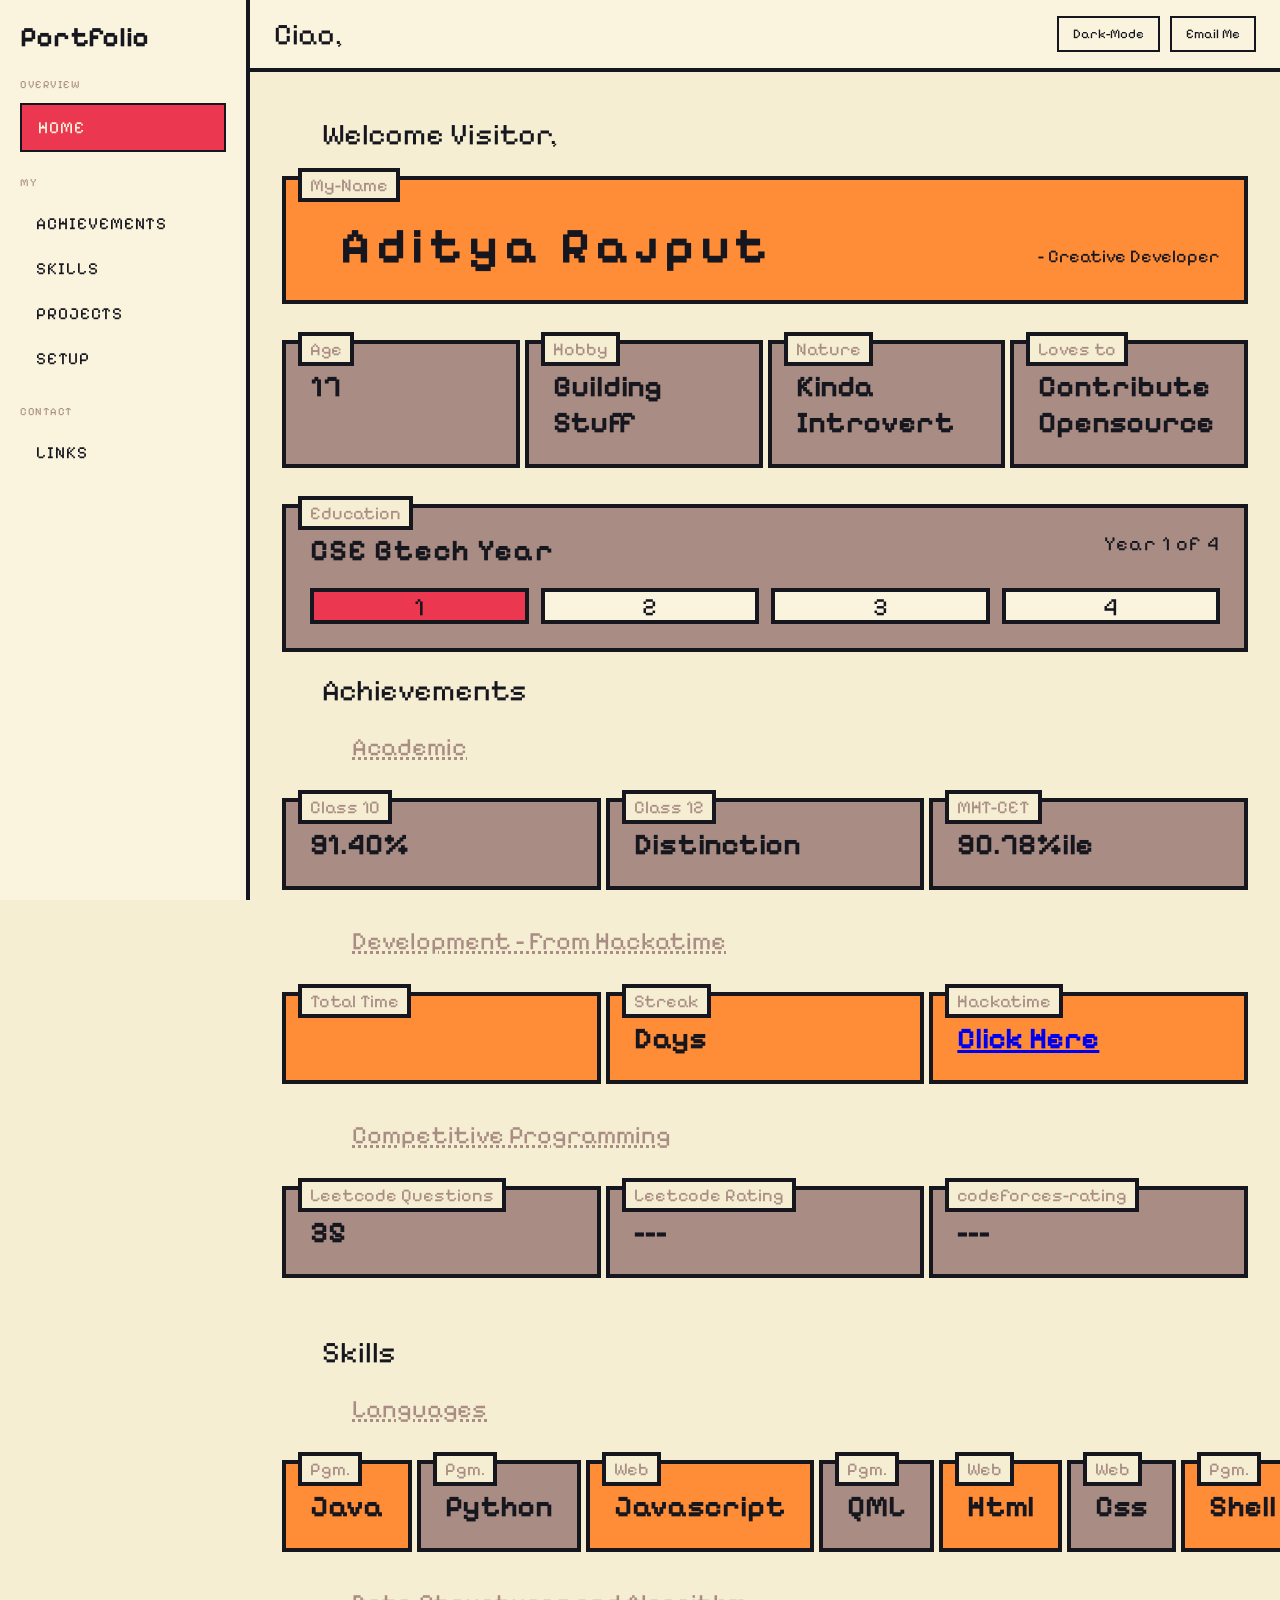
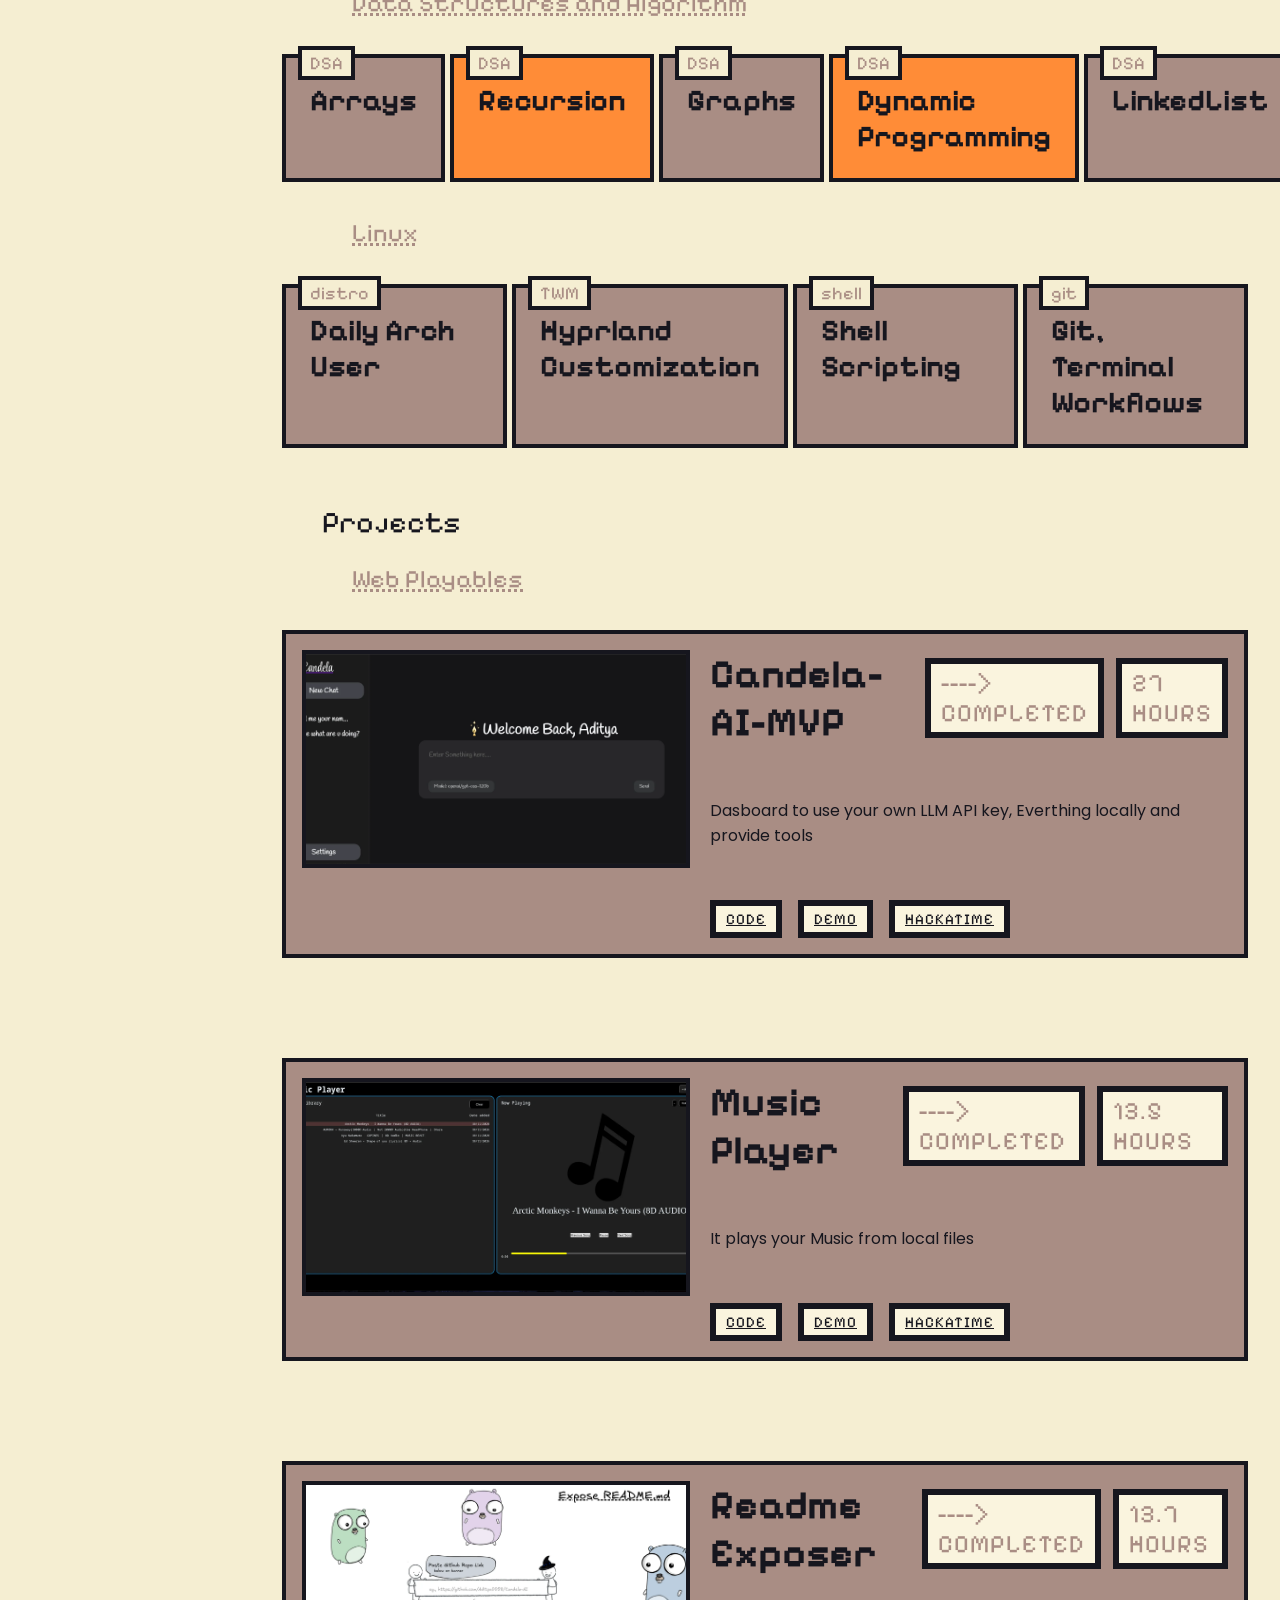
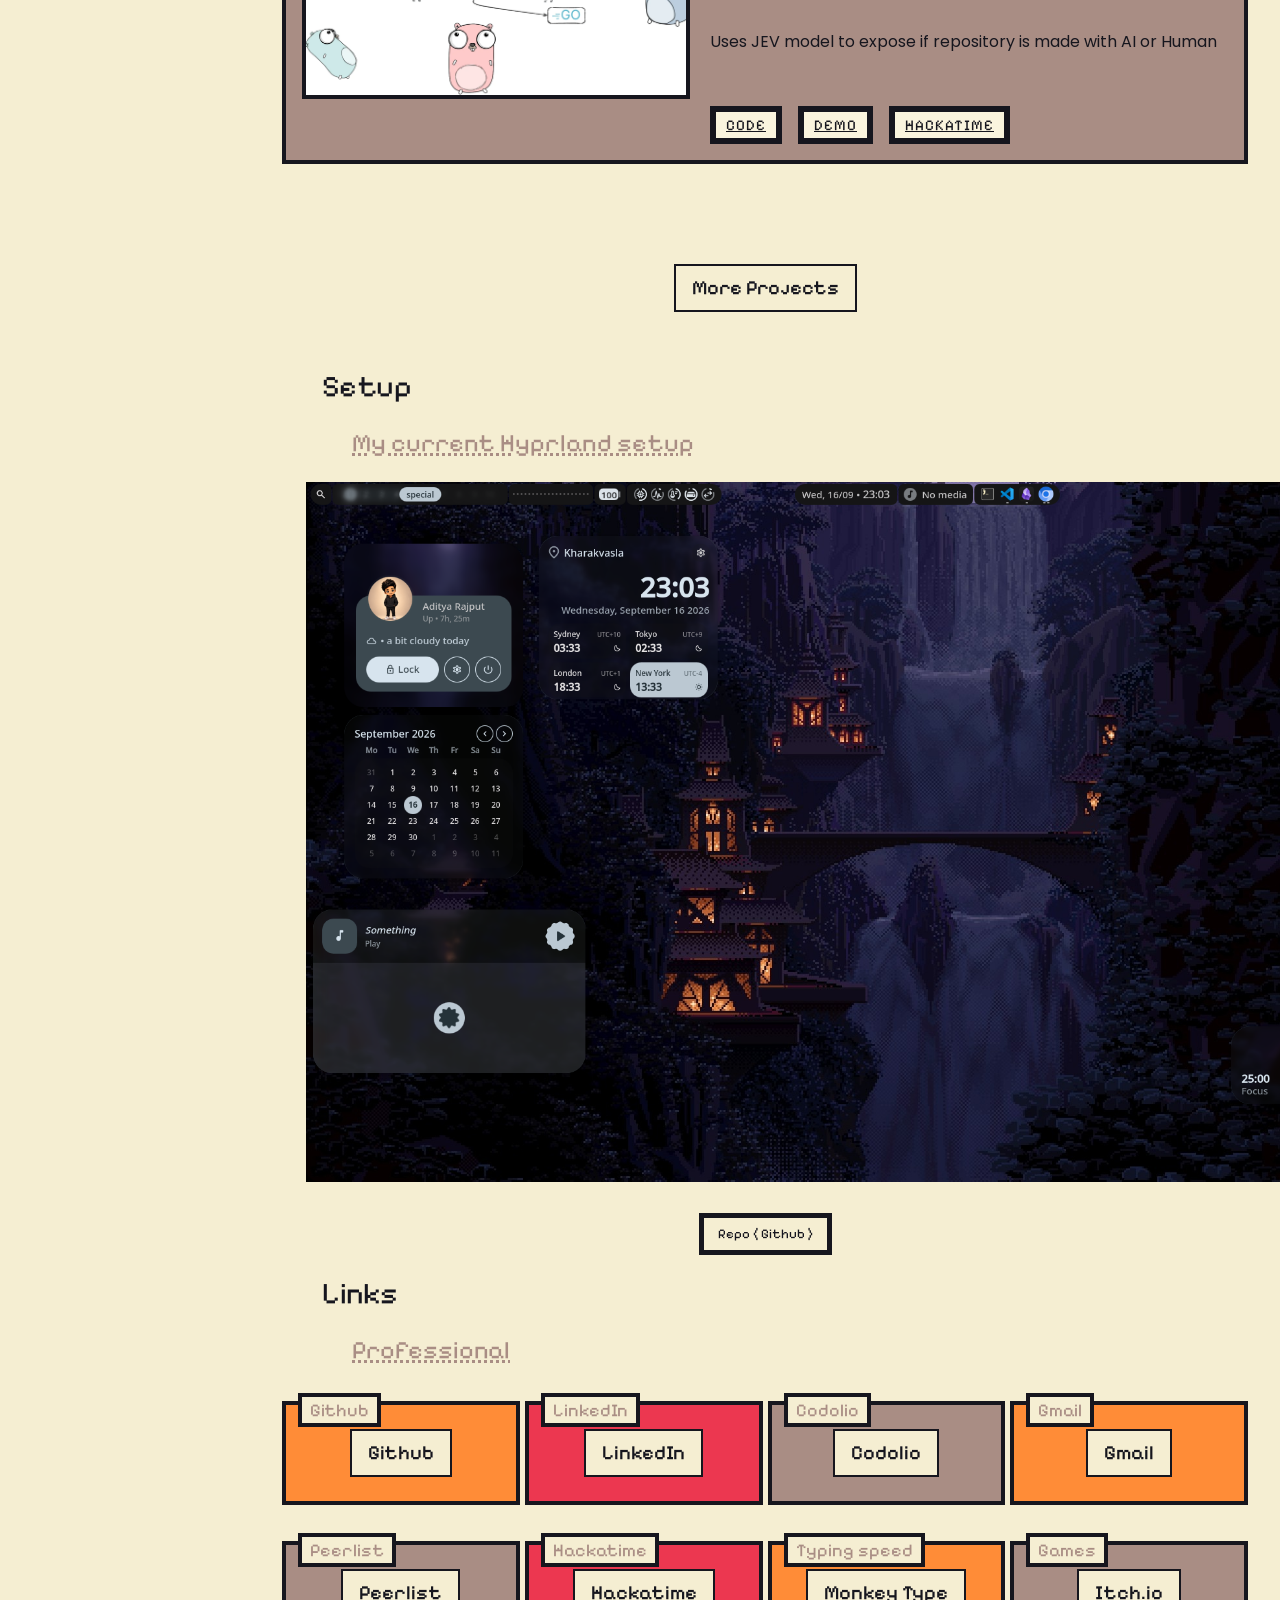
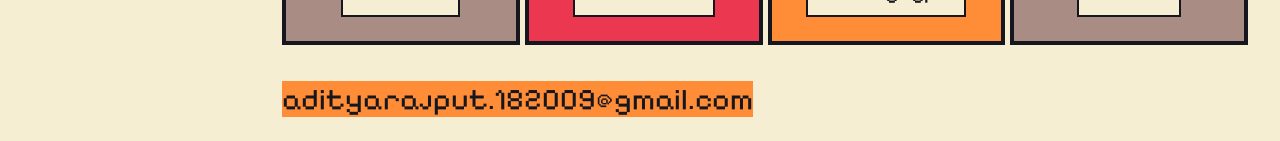
<file: index.html>
<!DOCTYPE html>
<html lang="en">
<head>
    <meta charset="UTF-8">
    <meta name="viewport" content="width=device-width, initial-scale=1.0">
    <title>Pixel Portfolio | Aditya Rajput</title>
    <link rel="stylesheet" href="style.css">
    <link rel="preconnect" href="https://fonts.googleapis.com">
    <link rel="preconnect" href="https://fonts.gstatic.com" crossorigin>
    <link href="https://fonts.googleapis.com/css2?family=Pixelify+Sans:wght@400..700&display=swap" rel="stylesheet">
    <link href="https://fonts.googleapis.com/css2?family=Pixelify+Sans:wght@400..700&family=Poppins:ital,wght@0,100;0,200;0,300;0,400;0,500;0,600;0,700;0,800;0,900;1,100;1,200;1,300;1,400;1,500;1,600;1,700;1,800;1,900&display=swap" rel="stylesheet">
</head>
<body>
    <div class="sidebar">
        <h1 class="logo">Portfolio</h1>
        <p class="section-label">overview</p>
        <nav>
            <ul>
                <li ><a href="#home" class="nav-link active">HOME</a></li>
            </ul>
        </nav>
        <p class="section-label">my</p>
        <nav>
            <ul>
                <li ><a href="#achievements" class="nav-link">Achievements</a></li>
                <li ><a href="#skills" class="nav-link">Skills</a></li>
                <li ><a href="#projects" class="nav-link">Projects</a></li>
                <li ><a href="#setup" class="nav-link">Setup</a></li>
            </ul>
        </nav>
        <p class="section-label">contact</p>
        <nav>
            <ul>
                <li ><a href="#link" class="nav-link">Links</a></li>
            </ul>
        </nav>
    </div>
    <div class="top-bar">
        <div class="top-bar-left">
            <span class="welcome-text">Ciao, </span>
        </div>
        <div class="top-bar-right">
            <button class="theme">Dark-Mode</button>
            <a href="mailto:adityarajput.182009@gmail.com"><button class="email-btn">Email Me</button></a>

        </div>
    </div>
    <div class="main-content">
        <section id="home" class="page home-page">
            <h2 class="page-heading">Welcome Visitor, </h2>
            <div class="card my-name-card">
                <span class="card-label">My-Name</span>
                <div class="card-content">
                    <h1 class="my-name">Aditya Rajput</h1>
                    <span class="about">- Creative Developer</span>
                </div>
            </div>
            <div class="info-cards">
                <div class="card age-card">
                    <span class="card-label">Age</span>
                    <div class="card-content">
                        <h3 class="card-value" id="age">17</h3>
                    </div>
                </div>
                <div class="card hobby-card">
                    <span class="card-label">Hobby</span>
                    <div class="card-content">
                        <h3 class="card-value">Building Stuff</h3>
                    </div>
                </div>
                <div class="card nature-card">
                    <span class="card-label">Nature</span>
                    <div class="card-content">
                        <h3 class="card-value">Kinda Introvert</h3>
                    </div>
                </div>
                <div class="card love-to-card">
                    <span class="card-label">Loves to</span>
                    <div class="card-content">
                        <h3 class="card-value">Contribute Opensource</h3>
                    </div>
                </div>

            </div>
            <div class="card btech-bar">
                <span class="card-label">Education</span>
                <div class="btech-year-card-header">
                    <h2 class="btech-heading">CSE Btech Year</h2>
                    <span class="btech-year-staus">Year 1 of 4</span>
                </div>
                <div class="btech-year-segments">
                    <div class="segment-filled">1</div>
                    <div class="segment">2</div>
                    <div class="segment">3</div>
                    <div class="segment">4</div>
                </div>
            </div>
        </section>
        <section id="achievements" class="page achievements-page">
            <div class="page-heading">Achievements</div>
            <h3 class="section-title">Academic</h3>
            <div class="info-cards">
                <div class="card class-10-percentage">
                    <span class="card-label">Class 10</span>
                    <div class="card-content">
                        <h3 class="card-value">91.40%</h3>
                    </div>
                </div>
                <div class="card class-12-percentage">
                    <span class="card-label">Class 12</span>
                    <div class="card-content">
                        <h3 class="card-value">Distinction</h3>
                    </div>
                </div>
                <div class="card mhtcet-card">
                    <span class="card-label">MHT-CET</span>
                    <div class="card-content">
                        <h3 class="card-value">90.78%ile</h3>
                    </div>
                </div>
            </div> 
            <h3 class="section-title">Development - From Hackatime</h3>
            <div id="development-from-hackatime" class="info-cards">
                <div class="card total-development-time">
                    <span class="card-label">Total Time</span>
                    <div class="card-content">
                        <h3 id="total-time" class="card-value"></h3>
                    </div>
                </div>
                <div class="card streak">
                    <span class="card-label">Streak</span>
                    <div class="card-content">
                        <h3 id="current-streak" class="card-value">Days</h3>
                    </div>
                </div>
                <div class="card hackatime-dashboard">
                    <span class="card-label">Hackatime</span>
                    <div class="card-content">
                        <h3 class="card-value"><a href="https://hackatime.hackclub.com/@adityarajput" target="_blank">Click Here</a></h3>
                    </div>
                </div>
            </div> 
            <h3 class="section-title">Competitive Programming </h3>
            <div id="competitve-programming" class="info-cards">
                <div class="card leetcode-total-questions">
                    <span class="card-label">Leetcode Questions</span>
                    <div class="card-content">
                        <h3 id="total-time" class="card-value">35</h3>
                    </div>
                </div>
                <div class="card leetcode-rating">
                    <span class="card-label">Leetcode Rating</span>
                    <div class="card-content">
                        <h3 id="current-streak" class="card-value">---</h3>
                    </div>
                </div>
                <div class="card codeforces-rating">
                    <span class="card-label">codeforces-rating</span>
                    <div class="card-content">
                        <h3 class="card-value">---</a></h3>
                    </div>
                </div>
            </div> 

        </section>
        <!-- skills page -->
        <section id="skills" class="page skills-page">
            <div class="page-heading">Skills</div>
            <h3 class="section-title">Languages</h3>
            <div class="info-cards">
                <div class="card java">
                    <span class="card-label">Pgm.</span>
                    <div class="card-content">
                        <h3 class="card-value">Java<h3>
                    </div>
                </div>
                <div class="card python">
                    <span class="card-label">Pgm.</span>
                    <div class="card-content">
                        <h3 class="card-value">Python</h3>
                    </div>
                </div>
                <div class="card javascript">
                    <span class="card-label">Web</span>
                    <div class="card-content">
                        <h3 class="card-value">Javascript</h3>
                    </div>
                </div>
                <div class="card QML">
                    <span class="card-label">Pgm.</span>
                    <div class="card-content">
                        <h3 class="card-value">QML</h3>
                    </div>
                </div>
                <div class="card html">
                    <span class="card-label">Web</span>
                    <div class="card-content">
                        <h3 class="card-value">Html</h3>
                    </div>
                </div>
                <div class="card css">
                    <span class="card-label">Web</span>
                    <div class="card-content">
                        <h3 class="card-value">Css</h3>
                    </div>
                </div>
                <div class="card shell">
                    <span class="card-label">Pgm.</span>
                    <div class="card-content">
                        <h3 class="card-value">Shell</h3>
                    </div>
                </div>
            </div>
            <h3 class="section-title">Data Structures and Algorithm</h3>
            <div class="info-cards">
                <div class="card arrays">
                    <span class="card-label">DSA</span>
                    <div class="card-content">
                        <h3 class="card-value">Arrays<h3>
                    </div>
                </div>
                <div class="card recursion">
                    <span class="card-label">DSA</span>
                    <div class="card-content">
                        <h3 class="card-value">Recursion</h3>
                    </div>
                </div>
                <div class="card graphs">
                    <span class="card-label">DSA</span>
                    <div class="card-content">
                        <h3 class="card-value">Graphs</h3>
                    </div>
                </div>
                <div class="card dp">
                    <span class="card-label">DSA</span>
                    <div class="card-content">
                        <h3 class="card-value">Dynamic Programming</h3>
                    </div>
                </div>
                <div class="card LL">
                    <span class="card-label">DSA</span>
                    <div class="card-content">
                        <h3 class="card-value">LinkedList</h3>
                    </div>
                </div>
                <div class="card more-dsa">
                    <span class="card-label">DSA</span>
                    <div class="card-content">
                        <h3 class="card-value">More...</h3>
                    </div>
                </div>
            </div>
            <h3 class="section-title">Linux</h3>
            <div class="info-cards">
                <div class="card distro">
                    <span class="card-label">distro</span>
                    <div class="card-content">
                        <h3 class="card-value">Daily Arch User<h3>
                    </div>
                </div>
                <div class="card TWM">
                    <span class="card-label">TWM</span>
                    <div class="card-content">
                        <h3 class="card-value">Hyprland Customization</h3>
                    </div>
                </div>
                <div class="card shell-sctipting">
                    <span class="card-label">shell</span>
                    <div class="card-content">
                        <h3 class="card-value">Shell Scripting</h3>
                    </div>
                </div>
                <div class="card git">
                    <span class="card-label">git</span>
                    <div class="card-content">
                        <h3 class="card-value">Git, Terminal Workflows</h3>
                    </div>
                </div>
            </div>
        </section>
        <!-- Projects Page  -->
        <section id="projects" class="page projects-page">
            <div class="page-heading">Projects</div>
            <h3 class="section-title">Web Playables</h3>
            <div class="info-cards projects-cards">
                <!-- Project 1 -->
                <div class="card project">
                    <div class="project-thumbnail">
                        <img src="Assets/candela-mvp.png" alt="Project-img">
                    </div>
                    <div class="project-body">
                        <div class="project-title-row">
                            <h3 class="project-name">Candela-AI-MVP</h3>
                            <span class="project-status"> ----> Completed</span>
                            <span class="project-hours"> 27 hours</span>
                        </div>
                        <span class="project-description">Dasboard to use your own LLM API key, Everthing locally and provide tools</span>
                        <div class="project-links">
                            <a href="https://github.com/Aditya0058/Candela-Agent-MVP" class="project-link-button" target="_blank">Code</a>
                            <a href="https://candela-agent-mvp.vercel.app/home" class="project-link-button" target="_blank">Demo</a>
                            <a href="https://hackatime.hackclub.com/@adityarajput/project/Candela-Agent" class="project-link-button" target="_blank">Hackatime</a>
                        </div>
                    </div>
                </div>
                <div class="card project">
                    <div class="project-thumbnail">
                        <img src="Assets/music-player.png" alt="Project-img">
                    </div>
                    <div class="project-body">
                        <div class="project-title-row">
                            <h3 class="project-name">Music Player</h3>
                            <span class="project-status"> ----> Completed</span>
                            <span class="project-hours"> 13.5 hours</span>
                        </div>
                        <span class="project-description">It plays your Music from local files</span>
                        <div class="project-links">
                            <a href="https://github.com/Aditya0058/Music-Player" class="project-link-button" target="_blank">Code</a>
                            <a href="https://music-player-tau-cyan.vercel.app/" class="project-link-button" target="_blank">Demo</a>
                            <a href="https://hackatime.hackclub.com/@adityarajput/project/Music+Player" class="project-link-button" target="_blank">Hackatime</a>
                        </div>
                    </div>
                </div>
                <div class="card project">
                    <div class="project-thumbnail">
                        <img src="Assets/readme-exposer.png" alt="Project-img">
                    </div>
                    <div class="project-body">
                        <div class="project-title-row">
                            <h3 class="project-name">Readme Exposer</h3>
                            <span class="project-status"> ----> Completed</span>
                            <span class="project-hours"> 13.7 hours</span>
                        </div>
                        <span class="project-description">Uses JEV model to expose if repository is made with AI or Human</span>
                        <div class="project-links">
                            <a href="https://github.com/Aditya0058/Readme-Exposer" class="project-link-button" target="_blank">Code</a>
                            <a href="https://readme-exposer-frontend.vercel.app" class="project-link-button" target="_blank">Demo</a>
                            <a href="https://hackatime.hackclub.com/@adityarajput/project/Readme-Exposer" class="project-link-button" target="_blank">Hackatime</a>
                        </div>
                    </div>
                </div>
                
                <div class="more-projects-btn">
                        <a href="projects.html" ><button class="project-btn">More Projects</button></a>
                </div>
            </div>

        </section>
        <!-- Setup Page -->
        <section id="setup" class="page my-setup-page">
            <div class="page-heading">Setup</div>
            <h3 class="section-title">My current Hyprland setup</h3>
            <div class="screenshots-setup">
                <img src="Assets/setup_home_page.png" alt="home-page" class="setup-page">
            </div>
            <div class="setup-button-links">
                <a href="https://github.com/pctrade/end4-pC" target="_blank"> <button class="setup-github-repo">Repo ( Github )</button></a>
            </div>
        </section>
        <!-- Contact page -->
        <section id="link" class="page link-page">
            <div class="page-heading">Links</div>
            <h3 class="section-title">Professional</h3>
            <div class="info-cards">
                <div class="card Github">
                    <span class="card-label">Github</span>
                    <div class="card-content contact-card-content">
                        <a href="https://github.com/Aditya0058" target="_blank"><button class="contact-btn">Github</button></a>
                    </div>
                </div>
                <div class="card LinkedIn">
                    <span class="card-label">LinkedIn</span>
                    <div class="card-content contact-card-content">
                        <a href="https://www.linkedin.com/in/aditya-rajput-9468b8421/" target="_blank"><button class="contact-btn">LinkedIn</button></a>
                    </div>
                </div>
                <div class="card Codolio">
                    <span class="card-label">Codolio</span>
                    <div class="card-content contact-card-content">
                        <a href="https://codolio.com/profile/adityarajput" target="_blank"><button class="contact-btn">Codolio</button></a>
                    </div>
                </div>
                <div class="card gmail">
                    <span class="card-label">Gmail</span>
                    <div class="card-content contact-card-content">
                        <a href="mailto:adityarajput.182009@gmail.com" target="_blank"><button class="contact-btn">Gmail</button></a>
                    </div>
                </div>
            </div> 
            <div class="info-cards">
                <div class="card Peerlist">
                    <span class="card-label">Peerlist</span>
                    <div class="card-content contact-card-content">
                        <a href="https://peerlist.io/adityarajput" target="_blank" ><button class="contact-btn">Peerlist</button></a>
                    </div>
                </div>
                <div class="card Hackatime">
                    <span class="card-label">Hackatime</span>
                    <div class="card-content contact-card-content">
                        <a href="https://hackatime.hackclub.com/@adityarajput" target="_blank" ><button class="contact-btn">Hackatime</button></a>
                    </div>
                </div>
                <div class="card Monkey-Type">
                    <span class="card-label">Typing speed</span>
                    <div class="card-content contact-card-content">
                        <a href="https://monkeytype.com/profile/aditya__rajput" target="_blank" ><button class="contact-btn">Monkey Type</button></a>
                    </div>
                </div>
                <div class="card Itchio">
                    <span class="card-label">Games</span>
                    <div class="card-content contact-card-content">
                        <a href="https://aditya0058.itch.io/" target="_blank" ><button class="contact-btn">Itch.io</button></a>
                    </div>
                </div>
            </div>
            <div class="footer">
                <div class="gmail">adityarajput.182009@gmail.com</div> 
            </div>
        </section>
    </div>
    
<script src="script.js"></script>
</body>
</html>
</file>
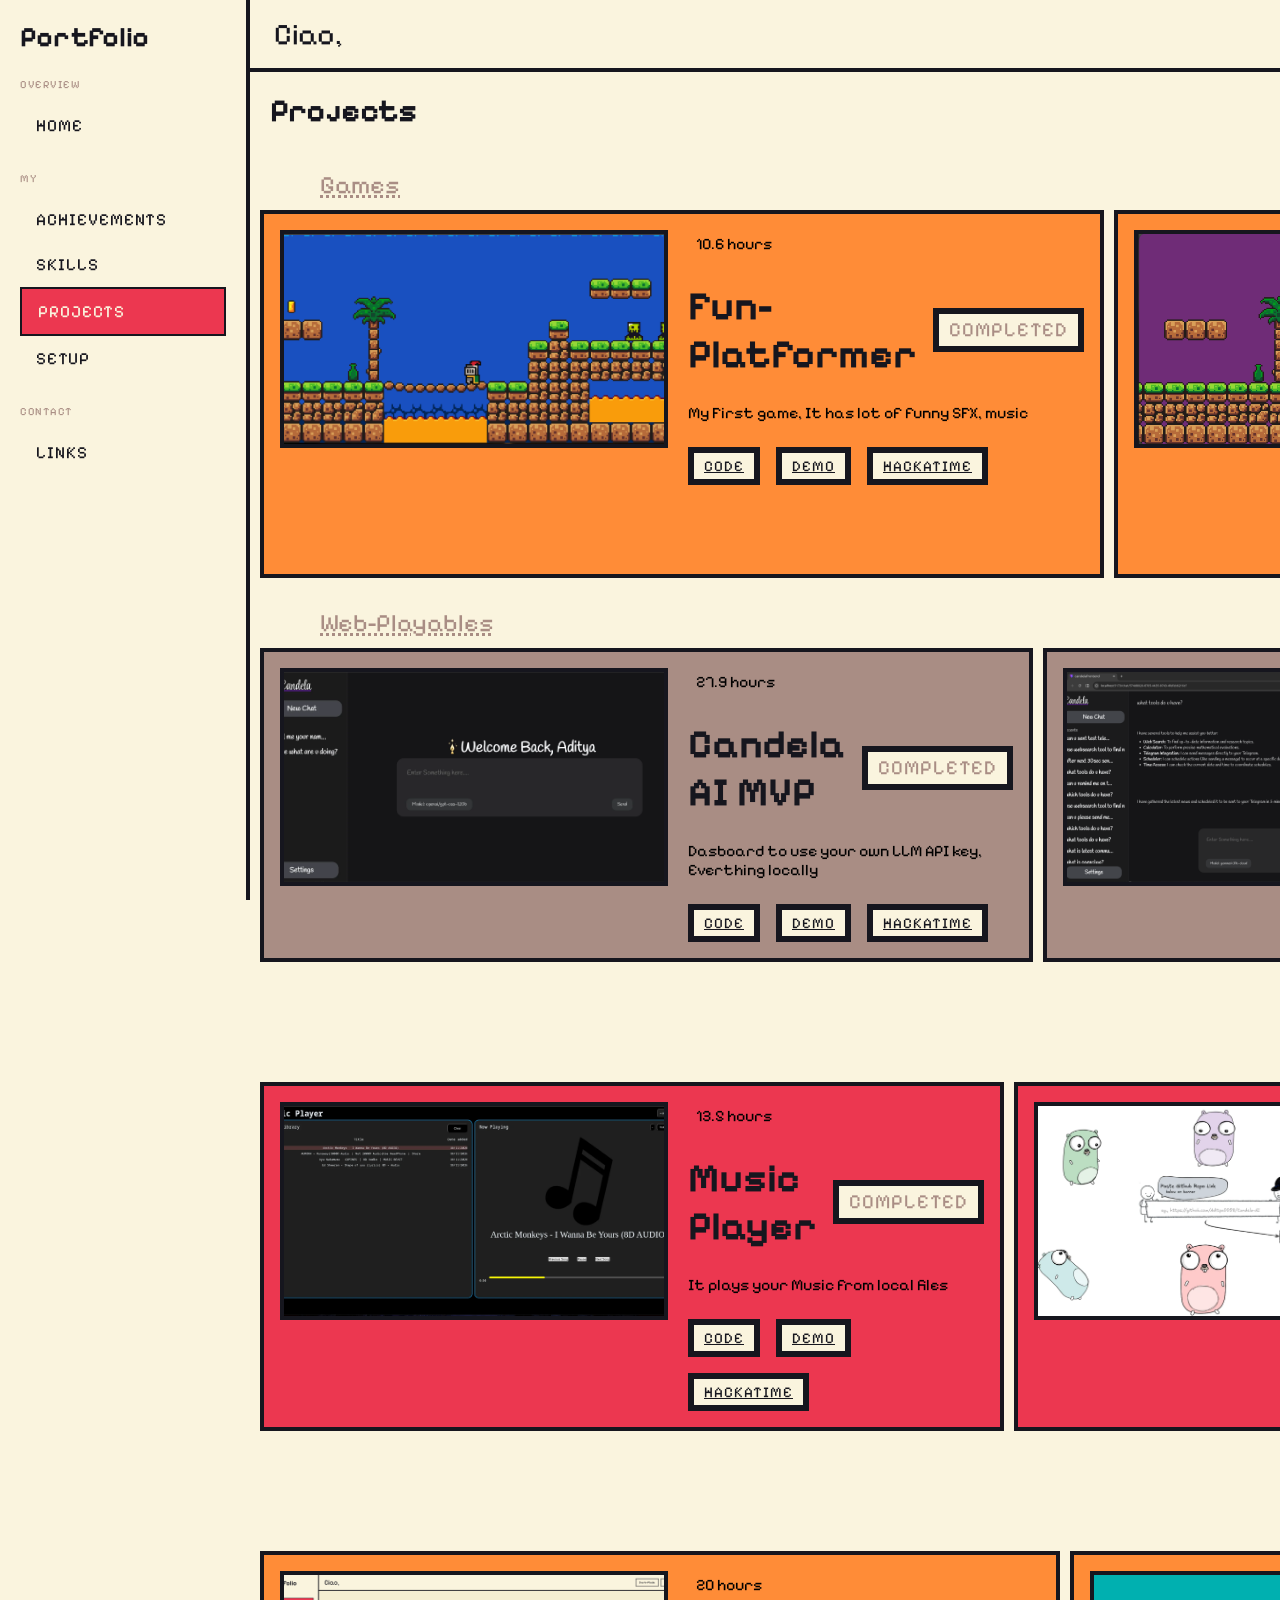
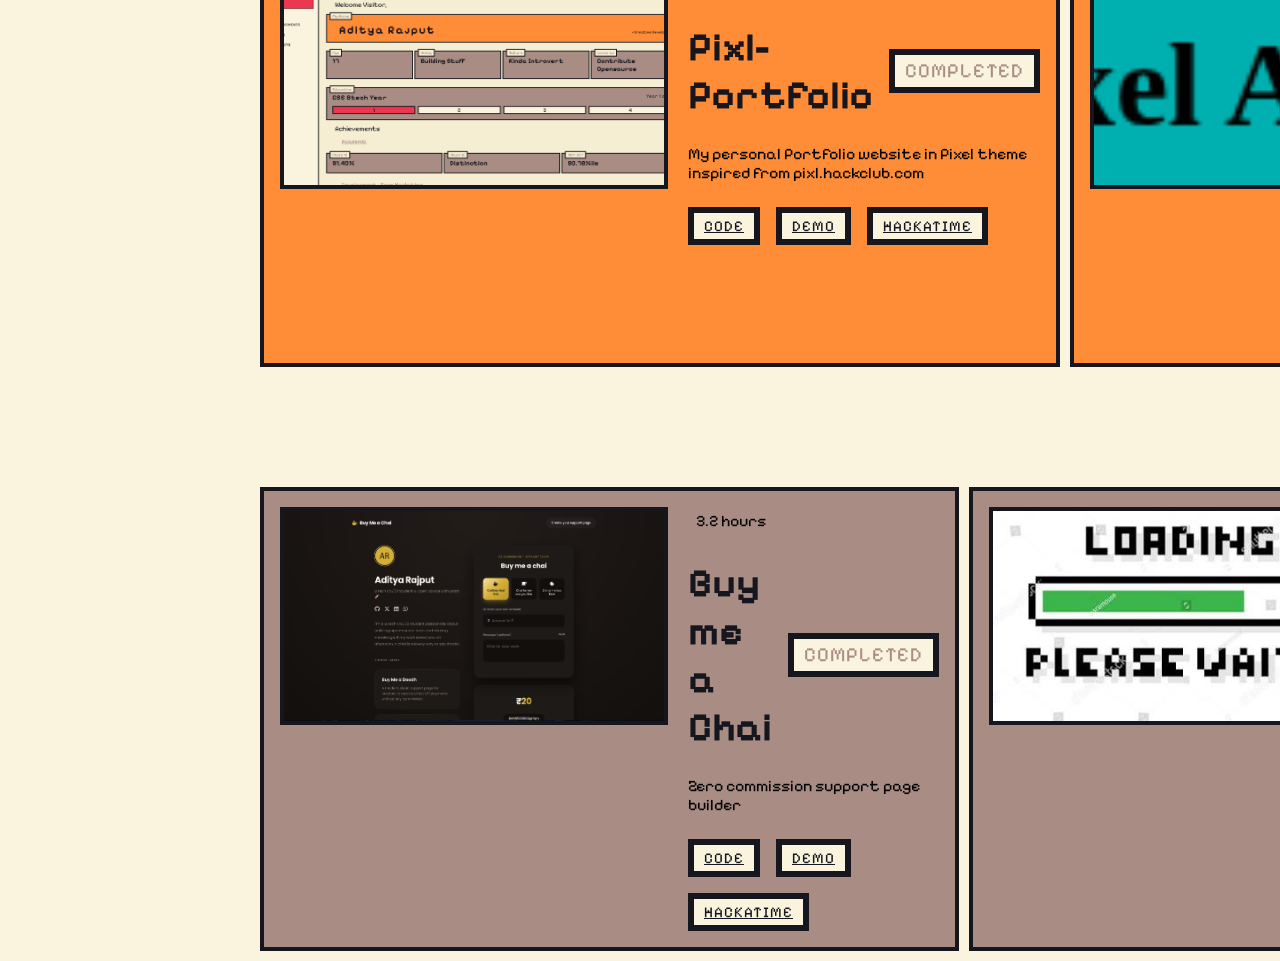
<file: projects.html>
<!DOCTYPE html>
<html lang="en">
<head>
    <meta charset="UTF-8">
    <meta name="viewport" content="width=device-width, initial-scale=1.0">
    <title>Projects</title>
    <link rel="stylesheet" href="projects.css">
    <link rel="preconnect" href="https://fonts.googleapis.com">
    <link rel="preconnect" href="https://fonts.gstatic.com" crossorigin>
    <link href="https://fonts.googleapis.com/css2?family=Pixelify+Sans:wght@400..700&display=swap" rel="stylesheet">
    <link href="https://fonts.googleapis.com/css2?family=Pixelify+Sans:wght@400..700&family=Poppins:ital,wght@0,100;0,200;0,300;0,400;0,500;0,600;0,700;0,800;0,900;1,100;1,200;1,300;1,400;1,500;1,600;1,700;1,800;1,900&display=swap" rel="stylesheet">
</head>
<body>
    
    <div class="sidebar">
        <h1 class="logo">Portfolio</h1>
        <p class="section-label">overview</p>
        <nav>
            <ul>
                <li ><a href="/" class="nav-link">HOME</a></li>
            </ul>
        </nav>
        <p class="section-label">my</p>
        <nav>
            <ul>
                <li ><a href="/#achievements" class="nav-link">Achievements</a></li>
                <li ><a href="/#skills" class="nav-link">Skills</a></li>
                <li ><a href="/#projects" class="nav-link active">Projects</a></li>
                <li ><a href="/#setup" class="nav-link">Setup</a></li>
            </ul>
        </nav>
        <p class="section-label">contact</p>
        <nav>
            <ul>
                <li ><a href="#link" class="nav-link">Links</a></li>
            </ul>
        </nav>
    </div>
    <div class="main-content">
        <div class="top-bar">
        <div class="top-bar-left">
            <span class="welcome-text">Ciao, </span>
        </div>
        </div>
        <div class="projects-section">
            <h1>Projects</h1>
            <div class="game-developement-section sections">
                <div class="section-heading">Games</div>
                <div class="game-developement-projects-cards info-cards projects-cards">
                    <!-- first project row-->
                    <div class="project-row">
                        <!-- project 1 -->
                        <div class="card project platformer">
                            <div class="project-thumbnail">
                                <img src="Assets/fun-platformer.png" alt="Project-img">
                            </div>
                            <div class="project-body">
                                <span class="project-hours"> 10.6 hours</span>
                                <div class="project-title-row">
                                    <h3 class="project-name">Fun-Platformer</h3>
                                    <span class="project-status"> Completed</span>
                                    
                                </div>
                                <span class="project-description">My First game, It has lot of funny SFX, music</span>
                                <div class="project-links">
                                    <a href="https://github.com/Aditya0058/Platformer" target="_blank" class="project-link-button">Code</a>
                                    <a href="https://aditya0058.itch.io/fun-platformer" target="_blank" class="project-link-button">Demo</a>
                                    <a href="https://hackatime.hackclub.com/@adityarajput/project/platformer" target="_blank" class="project-link-button">Hackatime</a>
                                </div>
                            </div>
                        </div>
                        <!-- project 2 -->
                        <div class="card project baby-ghost">
                            <div class="project-thumbnail">
                                <img src="Assets/baby-ghost.png" alt="Project-img">
                            </div>
                            <div class="project-body">
                                <span class="project-hours"> 2.6 hours</span>
                                <div class="project-title-row">
                                    <h3 class="project-name">Baby-Ghost</h3>
                                    <span class="project-status"> Completed</span>
                                </div>
                                <span class="project-description">Game we developed at Haven Pune by hackclub</span>
                                <div class="project-links">
                                    <a href="https://github.com/Aditya0058/Baby-Ghost" target="_blank" class="project-link-button">Code</a>
                                    <a href="https://h-null.itch.io/baby-ghost" target="_blank" class="project-link-button">Demo</a>
                                    <a href="https://hackatime.hackclub.com/@adityarajput/project/Baby+Ghost" target="_blank" class="project-link-button">Hackatime</a>
                                </div>
                            </div>
                        </div>
                    </div>
                </div>
            </div>
            <div class="web-developement-section sections">
                <div class="section-heading">Web-Playables</div>
                <div class="info-cards projects-cards">
                    <!-- first project row-->
                    <div class="project-row">
                        <!-- project 1 -->
                        <div class="card project candela-ai-mvp">
                            <div class="project-thumbnail">
                                <img src="Assets/candela-mvp.png" alt="Project-img">
                            </div>
                            <div class="project-body">
                                <span class="project-hours"> 27.9 hours</span>
                                <div class="project-title-row">
                                    <h3 class="project-name">Candela AI MVP</h3>
                                    <span class="project-status"> Completed</span>
                                </div>
                                <span class="project-description">Dasboard to use your own LLM API key, Everthing locally</span>
                                <div class="project-links">
                                    <a href="https://github.com/Aditya0058/Candela-Agent-MVP" target="_blank" class="project-link-button">Code</a>
                                    <a href="https://candela-agent-mvp.vercel.app/home" target="_blank" class="project-link-button">Demo</a>
                                    <a href="https://hackatime.hackclub.com/@adityarajput/project/Candela-Agent" target="_blank" class="project-link-button">Hackatime</a>
                                </div>
                            </div>
                        </div>
                        <!-- project 2 -->
                        <div class="card project candela-ai">
                            <div class="project-thumbnail">
                                <img src="Assets/candela-ai.png" alt="Project-img">
                            </div>
                            <div class="project-body">
                                <span class="project-hours"> 8.6 hours</span>
                                <div class="project-title-row">
                                    <h3 class="project-name">Candela-AI</h3>
                                    <span class="project-status"> Completed</span>
                                </div>
                                <span class="project-description">Gives your LLM various tools, You can make more tools</span>
                                <div class="project-links">
                                    <a href="https://github.com/Aditya0058/Candela-AI" target="_blank" class="project-link-button">Code</a>
                                    <a href="https://candela-ai-frontend.vercel.app" target="_blank" class="project-link-button">Demo</a>
                                    <a href="https://hackatime.hackclub.com/@adityarajput/project/Candela-AI" target="_blank" class="project-link-button">Hackatime</a>
                                </div>
                            </div>
                        </div>
                    </div>
                    <!-- second project row-->
                    <div class="project-row">
                        <!-- project 3 -->
                        <div class="card project music-player">
                            <div class="project-thumbnail">
                                <img src="Assets/music-player.png" alt="Project-img">
                            </div>
                            <div class="project-body">
                                <span class="project-hours"> 13.5 hours</span>
                                <div class="project-title-row">
                                    <h3 class="project-name">Music Player</h3>
                                    <span class="project-status"> Completed</span>
                                </div>
                                <span class="project-description">It plays your Music from local files</span>
                                <div class="project-links">
                                    <a href="https://github.com/Aditya0058/Music-Player" target="_blank" class="project-link-button">Code</a>
                                    <a href="https://music-player-tau-cyan.vercel.app/" target="_blank" class="project-link-button">Demo</a>
                                    <a href="https://hackatime.hackclub.com/@adityarajput/project/Music+Player" target="_blank" class="project-link-button">Hackatime</a>
                                </div>
                            </div>
                        </div>
                        <!-- project 4 -->
                        <div class="card project readme-exposer">
                            <div class="project-thumbnail">
                                <img src="Assets/readme-exposer.png" alt="Project-img">
                            </div>
                            <div class="project-body">
                                <span class="project-hours"> 13.6 hours</span>
                                <div class="project-title-row">
                                    <h3 class="project-name">README-Exposer</h3>
                                    <span class="project-status"> Completed</span>
                                </div>
                                <span class="project-description">Uses JEV model to expose if repository is made with AI or Human</span>
                                <div class="project-links">
                                    <a href="https://github.com/Aditya0058/Readme-Exposer" target="_blank" class="project-link-button">Code</a>
                                    <a href="https://readme-exposer-frontend.vercel.app/" target="_blank" class="project-link-button">Demo</a>
                                    <a href="https://hackatime.hackclub.com/@adityarajput/project/Readme-Exposer" target="_blank" class="project-link-button">Hackatime</a>
                                </div>
                            </div>
                        </div>
                    </div>
                    <!-- third project row-->
                    <div class="project-row">
                        <!-- project 5 -->
                        <div class="card project pixl-portfolio">
                            <div class="project-thumbnail">
                                <img src="Assets/pixl-portfolio.png" alt="Project-img">
                            </div>
                            <div class="project-body">
                                <span class="project-hours"> 20 hours</span>
                                <div class="project-title-row">
                                    <h3 class="project-name">Pixl-Portfolio</h3>
                                    <span class="project-status"> Completed</span>
                                </div>
                                <span class="project-description">My personal Portfolio website in Pixel theme inspired from pixl.hackclub.com</span>
                                <div class="project-links">
                                    <a href="https://github.com/Aditya0058/aditya0058.github.io" target="_blank" class="project-link-button">Code</a>
                                    <a href="https://aditya0058.github.io/" target="_blank" class="project-link-button">Demo</a>
                                    <a href="https://hackatime.hackclub.com/@adityarajput/project/aditya0058.github.io" target="_blank" class="project-link-button">Hackatime</a>
                                </div>
                            </div>
                        </div>
                        <!-- project 6 -->
                        <div class="card project pixel-art-pad">
                            <div class="project-thumbnail">
                                <img src="Assets/pixel-art-pad.png" alt="Project-img">
                            </div>
                            <div class="project-body">
                                <span class="project-hours"> 5.2 hours</span>
                                <div class="project-title-row">
                                    <h3 class="project-name">Pixel Art Pad</h3>
                                    <span class="project-status"> Completed</span>
                                </div>
                                <span class="project-description">Canvas for drawing but using large pixels</span>
                                <div class="project-links">
                                    <a href="https://github.com/Aditya0058/Pixel-Art-Pad" target="_blank" class="project-link-button">Code</a>
                                    <a href="https://aditya0058.github.io/Pixel-Art-Pad/" target="_blank" class="project-link-button">Demo</a>
                                    <a href="https://hackatime.hackclub.com/@adityarajput/project/Pixel-Art-Pad" target="_blank" class="project-link-button">Hackatime</a>
                                </div>
                            </div>
                        </div>
                    </div>
                    <!-- fourth project row-->
                    <div class="project-row">
                        <!-- project 7 -->
                        <div class="card project buy-me-a-chai">
                            <div class="project-thumbnail">
                                <img src="Assets/buy-me-a-chai.png" alt="Project-img">
                            </div>
                            <div class="project-body">
                                <span class="project-hours"> 3.2 hours</span>
                                <div class="project-title-row">
                                    <h3 class="project-name">Buy me a Chai</h3>
                                    <span class="project-status"> Completed</span>
                                </div>
                                <span class="project-description">Zero commission support page builder</span>
                                <div class="project-links">
                                    <a href="https://github.com/Aditya0058/Buy-Me-A-Chai" target="_blank" class="project-link-button">Code</a>
                                    <a href="https://aditya0058.github.io/Buy-Me-A-Chai/" target="_blank" class="project-link-button">Demo</a>
                                    <a href="https://hackatime.hackclub.com/@adityarajput/project/Buy+Me+a+Chai" target="_blank" class="project-link-button">Hackatime</a>
                                </div>
                            </div>
                        </div>
                        <!-- project 8 -->
                        <div class="card project git-sandbox">
                            <div class="project-thumbnail waiting">
                                <img src="Assets/waiting.png" alt="Not captured yet">
                            </div>
                            <div class="project-body">
                                <span class="project-hours"> 10.5 hours</span>
                                <div class="project-title-row">
                                    <h3 class="project-name">Git Sandbox</h3>
                                    <span class="project-status"> In Progress</span>
                                </div>
                                <span class="project-description">Graphical representation of git commands</span>
                                
                                <div class="project-links">
                                    <a href="https://github.com/Aditya0058/Git-Sandbox" target="_blank" class="project-link-button">Code</a>
                                    <a href="https://aditya0058.github.io/Pixel-Art-Pad/" target="_blank" class="project-link-button">Demo</a>
                                    <a href="https://hackatime.hackclub.com/@adityarajput/project/Git+SandBox" target="_blank" class="project-link-button">Hackatime</a>
                                </div>
                            </div>
                        </div>
                    </div>
                </div>
            </div>
        </div>
    </div>
    <script src="script.js"></script>
</body>
</html>
</file>
<file: style.css>
:root {
    --pixel-font: 'Pixelify Sans', ui-monospace, sans-serif;
    --sans-font: 'Poppins', system-ui, sans-serif;
    
    --bg-paper: #f5eed2;
    --bg-panel: #faf4de;
    --ink: #16161e;
    --gold: #ff8c37;
    --muted: #a98d84;
    --brand-red: #EC3750;
    
    --border-width: 4px;
    --shadow-offset: 4px 4px 0 var(--ink);

    --sidebar-width: 250px;
}
html {
    scroll-behavior: smooth;
}
* {
    padding: 0px;
    margin: 0px;
}
.page {
    scroll-margin-top: 100px;
}
.sidebar {
    width: var(--sidebar-width);
    height: 100vh;
    background-color: var(--bg-panel);
    padding: 20px;
    border-right: var(--border-width) solid var(--ink);
    box-sizing: border-box;
    position: fixed;
    top: 0;
    left: 0;
}
.logo {
    font-family: var(--pixel-font);
    font-size: 28px;
    color: var(--ink);

}

.section-label {
    font-family:var(--pixel-font);
    font-size: 11px;
    color:var(--muted);
    letter-spacing: 1.5px;
    text-transform: uppercase;
    margin-bottom: 12px;
    margin-top: 24px;
}

nav ul {
    list-style-type: none;
    padding-left: 0;
}
nav a {
    text-decoration: none;
    color: var(--ink);
    display: block;
    font-family: var(--pixel-font);
    font-size: 17px;
    letter-spacing: 1px;
    padding: 12px 16px;
    border-radius: 0;
    transition: background-color 0.3s ease, color 0.3s ease;
    text-transform: uppercase;
}
nav a:hover {
    background-color: var(--bg-paper);
    transform: translateX(4px);
    transition: transform 0.2s cubic-bezier(0.34, 1.56, 0.64, 1);
}
nav a:hover:not(.active) {
    background-color: var(--ink);
    color: var(--bg-panel);
}
nav a.active {
    background-color: var(--brand-red);
    color: var(--bg-panel);
    border: 2px solid var(--ink);
}
body {
    background-color: var(--bg-paper);
    font-family: var(--sans-font);
    color: var(--ink);
    cursor: url('https://pixelarticons.com/free/cursors/default.png') 4 1, default;
}
a, button {
    cursor: url('https://pixelarticons.com/free/cursors/pointer.png') 12 1, pointer;
}
.top-bar,
.main-content {
    margin-left: var(--sidebar-width);
    padding: 24px 32px;
}
.top-bar {
    display: flex;
    justify-content: space-between;
    align-items: center;
    padding: 16px 24px;
    background-color: var(--bg-panel);
    border-bottom: var(--border-width) solid var(--ink);
}
.top-bar button {
    font-family: var(--pixel-font);
    border: 2px solid var(--ink);
    padding: 8px 14px;
    background-color: transparent;
    color: var(--ink);
    cursor: pointer;
    border-radius: 0px;
    transition: background-color 0.2s ease, color 0.2s ease, transform 0.2s ease;
}
.top-bar button:hover {
    background-color: var(--ink);
    color: var(--bg-panel);
    transform: translateY(-2px);
}
.top-bar-right {
    display: flex;
    gap: 10px;
    align-items: center;
}  
.welcome-text {
    font-family: var(--pixel-font);
    font-size: 30px;
    padding-right: 10px;
}

.page-heading {
    font-family: var(--pixel-font);
    font-size: 30px;
    font-weight: 300;
    padding-left: 40px;
    padding-top: 20px;
    margin-bottom: 24px;
}
.card {
    position: relative;
    border: var(--border-width) solid var(--ink);
    padding: 24px;
    background-color: var(--muted);
}
.my-name-card {
    background-color: var(--gold);
}

.card-label {
    position: absolute;
    top: -12px;
    left: 12px;
    padding: 2px 8px;
    background-color: var(--bg-paper);
    font-family: var(--pixel-font);
    font-size: 18px;
    color: var(--muted);
    border: var(--border-width) solid var(--ink);
}
.card-content {
    display: flex;
    align-items:last baseline;
    justify-content: space-between;
    
}
.card-content .my-name {
    font-family: var(--pixel-font);
    font-size: 50px;
    padding-left: 30px;
    color: var(--ink);
    margin-top: 12px;
    letter-spacing: 5.5px;
}
.card-content .about {
    font-family: var(--pixel-font);
    font-size: 18px;
    padding-left: 30px;
    color: var(--ink);

}
.info-cards {
    display: flex;
    gap: 5px;
    margin-top: 36px;
    margin-bottom: 36px;
}
.info-cards .card{
    flex: 1;
}
.age-card .card-content .card-value {
    font-size: 35px;
}
.card .card-content .card-value {
    font-family: var(--pixel-font);
    font-size: 30px;
}

.btech-year-card-header{
    display: flex;
    justify-content: space-between;
    margin-bottom: 20px;
    font-family: var(--pixel-font);
    color: var(--ink);
    font-size: 20px;
    letter-spacing: 1px;

}
.btech-year-segments {
    display: grid;
    background-color: transparent;
    grid-template-columns: repeat(4, 1fr);
    gap: 12px;

}
.segment {
    height: 28px;
    border: var(--border-width) solid var(--ink);
    background-color: var(--bg-panel);
    font-family: var(--pixel-font);
    font-size: 25px;
    display: flex;
    justify-content: center;
}
.segment-filled {
    height: 28px;
    border: var(--border-width) solid var(--ink);
    background-color: var(--brand-red);
    font-family: var(--pixel-font);
    font-size: 25px;
    display: flex;
    justify-content: center;
}
.section-title {
    font-family: var(--pixel-font);
    font-size: 25px;
    font-weight: 50;
    color: var(--muted);
    padding-left: 70px;
    text-decoration: underline dotted var(--muted) 3px;
}
#development-from-hackatime .card {
    background-color: var(--gold);
}
.recursion, .dp, .java, .javascript, .html, .shell, .more-dsa{
    background-color: var(--gold);
}
.projects-cards {
    display: flex;
    flex-direction: column;
    gap: 100px;
}
.project {
    display: flex;
    gap: 20px;
    padding: 16px;
    
}
.project-thumbnail {
    width: 380px;
    height: 210px;
    flex-shrink: 0;
    border: var(--border-width) solid var(--ink);
}
.project-thumbnail img {
    width: 100%;
    height: 100%;
    object-fit: cover;   
    display: block;     
}
.project-body{
    flex: 1;
    display: flex;
    flex-direction: column;
    gap: 52px;
}
.project-title-row{
    display: flex;
    align-items: center;
    gap: 12px;
}
.project-links {
    display: flex;
    align-items: center;
    gap: 16px;
    flex-wrap: wrap;

}
.project-name{
    font-family: var(--pixel-font);
    font-size: 40px;
    color: var(--ink);
}
.project-status{
    font-family: var(--pixel-font);
    font-size: 25px;
    color: var(--muted);
    letter-spacing: 1px;
    text-transform: uppercase;
    padding: 4px 10px;
    border:6px solid var(--ink);
    background-color: var(--bg-panel);
}
.project-hours{
    font-family: var(--pixel-font);
    font-size: 25px;
    color: var(--muted);
    letter-spacing: 1px;
    text-transform: uppercase;
    padding: 4px 10px;
    border:6px solid var(--ink);
    background-color: var(--bg-panel);
}
.project-link-button{
    font-family: var(--pixel-font);
    font-size: 15px;
    font-weight: 300;
    color: var(--ink);
    letter-spacing: 1px;
    text-transform: uppercase;
    padding: 4px 10px;
    border:6px solid var(--ink);
    background-color: var(--bg-panel);
    transition: background-color 0.2s ease, color 0.2s ease, transform 0.2s ease;

}
.project-link-button:hover{
    background-color: var(--ink);
    color: var(--bg-panel);
    transform: translateY(-2px);
}
.setup-page {
    width: 1244px;
    height: 700px;
}
.screenshots-setup{
    text-align: center;
    padding: 24px;
}
.setup-button-links{
    text-align: center;
}
.setup-button-links button{
    font-family: var(--pixel-font);
    border: 5px solid var(--ink);
    padding: 8px 14px;
    background-color: transparent;
    color: var(--ink);
    cursor: pointer;
    border-radius: 0px;
    transition: background-color 0.2s ease, color 0.2s ease, transform 0.2s ease;
}
.setup-button-links button:hover {
    background-color: var(--ink);
    color: var(--bg-panel);
    transform: translateY(-2px);
}
.contact-card-content {
    text-align: center;
    justify-content: center;
}
.contact-btn {
    font-family: var(--pixel-font);
    font-size: 20px;
    font-weight: 500;
    border: 2px solid var(--ink);
    padding: 10px 16px;
    background-color: var(--bg-paper);
    color: var(--ink);
    cursor: pointer;
    border-radius: 0px;
    transition: background-color 0.2s ease, color 0.2s ease, transform 0.2s ease;
}
.contact-btn:hover {
    background-color: var(--ink);
    color: var(--bg-panel);
    transform: translateY(-2px);
}
body.dark {
    --bg-paper: #171615;
    --bg-panel: #211f1e;
    --ink: #ece8e2;
    --gold: #d97720;
    --muted:  #777267;
    --brand-red: #EC3750;
}
.gmail, .whatsapp {
    font-family: var(--pixel-font);
    font-weight: 300;
    font-size: 30px;
}
.footer {
    display: flex;
    gap: 60px;
}
.project-btn{
    font-family: var(--pixel-font);
    font-size: 20px;
    font-weight: 500;
    border: 2px solid var(--ink);
    padding: 10px 16px;
    background-color: var(--bg-paper);
    color: var(--ink);
    cursor: pointer;
    border-radius: 0px;
    transition: background-color 0.2s ease, color 0.2s ease, transform 0.2s ease;
}
.project-btn:hover{
    background-color: var(--ink);
    color: var(--bg-panel);
    transform: translateY(-2px);
}
.more-projects-btn{
    width: 100%;
    display: flex;
    align-items: center;
    justify-content: center;
}
.Github, .gmail, .Monkey-Type{
    background-color: var(--gold);
}
.LinkedIn, .Hackatime{
    background-color: var(--brand-red);
}

/* Mobile Responsive sidebar  */
@media (max-width: 768px){
    .sidebar{
        width: 100%;
        height: auto;
        position: relative;
        border-right: none;
        border-bottom: var(--border-width) solid var(--ink);
        padding: 12px 16px;
    }
    .logo{
        font-size: 24px;
    }
    .section-label{
        display: none;
    }
    .sidebar nav ul {
        display: flex;
        flex-wrap: wrap;
        gap: 4px;
    }
    .sidebar nav a{
        font-size: 14px;
        padding: 8px 10px;
    }
    .sidebar nav a:hover{
        transform: none;
    }
    .top-bar, .main-content{
        margin-left: 0;
    }
    .top-bar{
        padding: 12px 16px;
    }
    .main-content{
        padding: 20px 16px;
    }
    .info-cards{
        flex-direction: column;
        gap: 16px;
        margin-top: 28px;
        margin-bottom: 28px;
    }
    .info-cards .card{
        width: 100%;
        box-sizing: border-box;
    }
    .card-content .my-name{
        font-size: 32px;
        padding-left: 10px;
        letter-spacing: 2px;
    }
    .card-content .about{
        font-size: 15px;
        padding-left: 10px;
    }
    .my-name-card .card-content{
        flex-wrap: wrap;
        gap: 8px;
    }
    .page-heading{
        font-size: 26px;
        padding-left: 10px;
        padding-top: 16px;
        margin-bottom: 20px;
    }
    .section-title{
        font-size: 20px;
        padding-left: 10px;
    }
    .card-label{
        font-size: 15px;
    }
    .btech-year-card-header{
        flex-direction: column;
        gap: 8px;
        font-size: 20px;
    }
    .btech-year-segments {
        grid-template-columns: repeat(2, 1fr);
        gap: 8px;
    }
    .segment, .segment-filled{
        height: 32px;
    }
    .projects-cards{
        gap: 40px;
    }
    .project{
        flex-direction: column;
        gap: 16px;
        padding: 12px;
    }
    .project-thumbnail{
        width: 100%;
        height: auto;
        aspect-ratio: 16/9;
        box-sizing: border-box;
    }
    .project-body{
        gap: 24px;
    }
    .project-title-row{
        flex-direction: column;
        align-items: flex-start;
        gap: 10px;
    }
    .project-name{
        font-size: 30px;
    }
    .project-status{
        font-size: 16px;
        border-width: 4px;
        padding: 4px, 8px;;
    }
    .project-description{
        font-family: var(--pixel-font);
        color: var(--ink);
    }
    .project-hours{
        font-size: 16px;
        border-width: 4px;
        padding: 4px 8px;
    }
    .setup-page{
        width: 100%;
        height: auto;
        max-width: 100%;
    }
    .screenshots-setup{
        padding: 12px 0px;
        overflow: hidden;
    }
    .top-bar{
        flex-direction: column;
        align-items: stretch;
        gap: 12px;
    }
    .top-bar .welcome{
        font-size: 14px;
    }
    .top-bar .top-actions{
        display: flex;
        flex-wrap: wrap;
        gap: 8px;
    }
    .footer{
        flex-direction: column;
        gap: 20px;
        padding: 20px 10px;
        text-align: center;
        
    }
    .footer .gmail{
        font-size: 20px;
    }
    .skills-page .info-cards{
        flex-direction: column;
    }
    .skills-page .card{
        width: 100%;
        box-sizing: border-box;
    }
    .link-page .info-cards{
        flex-direction: column;
    }
    .link-page .cards{
        width: 100%;
        box-sizing: border-box;
    }
    .link-page .card-content{
        overflow-wrap: anywhere;
    }
    .project-link-button{
        padding: 8px 12px;
        min-height: 20px;
    }
}

@media (max-width:480px){
    .card{
        padding: 16px;
    }
    .card-content .my-name{
        font-size: 27px;
        letter-spacing: 1px;
    }
    .card-content .about{
        font-size: 14px;
    }
}

html,
body {
  max-width: 100%;
  overflow-x: hidden;
}
</file>
<file: projects.css>
:root {
    --pixel-font: 'Pixelify Sans', ui-monospace, sans-serif;
    --sans-font: 'Poppins', system-ui, sans-serif;
    
    --bg-paper: #f5eed2;
    --bg-panel: #faf4de;
    --ink: #16161e;
    --gold: #ff8c37;
    --muted: #a98d84;
    --brand-red: #EC3750;
    
    --border-width: 4px;
    --shadow-offset: 4px 4px 0 var(--ink);

    --sidebar-width: 250px;
}
html {
    scroll-behavior: smooth;
}
body{
    display: flex;
    background-color: var(--bg-panel);
}
* {
    padding: 0px;
    margin: 0px;
}
.sidebar {
    width: var(--sidebar-width);
    flex-shrink: 0;
    height: 100vh;
    background-color: var(--bg-panel);
    padding: 20px;
    border-right: var(--border-width) solid var(--ink);
    box-sizing: border-box;
    position: fixed;
    top: 0;
    z-index: 1000;
    left: 0;
}
.logo {
    font-family: var(--pixel-font);
    font-size: 28px;
    color: var(--ink);

}

.section-label {
    font-family:var(--pixel-font);
    font-size: 11px;
    color:var(--muted);
    letter-spacing: 1.5px;
    text-transform: uppercase;
    margin-bottom: 12px;
    margin-top: 24px;
}

nav ul {
    list-style-type: none;
    padding-left: 0;
}
nav a {
    text-decoration: none;
    color: var(--ink);
    display: block;
    font-family: var(--pixel-font);
    font-size: 17px;
    letter-spacing: 1px;
    padding: 12px 16px;
    border-radius: 0;
    transition: background-color 0.3s ease, color 0.3s ease;
    text-transform: uppercase;
}
nav a:hover {
    background-color: var(--bg-paper);
    transform: translateX(4px);
    transition: transform 0.2s cubic-bezier(0.34, 1.56, 0.64, 1);
}
nav a:hover:not(.active) {
    background-color: var(--ink);
    color: var(--bg-panel);
}
nav a.active {
    background-color: var(--brand-red);
    color: var(--bg-panel);
    border: 2px solid var(--ink);
}

.main-content{
    margin-left: 250px;
    font-family: var(--pixel-font);
    height: 100vh;
    width: calc(100vw - 250px);
    flex: 1;
    min-width: 0;

    
}


.top-bar {
    display: flex;
    position: relative;
    justify-content: space-between;
    align-items: center;
    padding: 16px 24px;
    margin-top: auto;
    background-color: var(--bg-panel);
    border-bottom: var(--border-width) solid var(--ink);
}
.top-bar button {
    font-family: var(--pixel-font);
    border: 2px solid var(--ink);
    padding: 8px 14px;
    background-color: transparent;
    color: var(--ink);
    cursor: pointer;
    border-radius: 0px;
    transition: background-color 0.2s ease, color 0.2s ease, transform 0.2s ease;
}
.top-bar button:hover {
    background-color: var(--ink);
    color: var(--bg-panel);
    transform: translateY(-2px);
}
.top-bar-right {
    display: flex;
    gap: 10px;
    align-items: center;
}
.welcome-text {
    font-family: var(--pixel-font);
    font-size: 30px;
    padding-right: 10px;
    color: var(--ink);
}
.projects-section h1{
    padding: 20px;
    color: var(--ink);
}
.section-heading{
    font-family: var(--pixel-font);
    font-size: 25px;
    font-weight: 50;
    color: var(--muted);
    padding-left: 70px;
    text-decoration: underline dotted var(--muted) 3px;
}

/* --- */

.projects-cards {
    display: flex;
    flex-direction: column;
    gap: 100px;
    max-width: 50%-550px;
}
.project {
    display: flex;
    gap: 20px;
    padding: 16px;
    border: var(--border-width) solid var(--ink);
    
}
.project-thumbnail {
    width: 380px;
    height: 210px;
    flex-shrink: 0;
    border: var(--border-width) solid var(--ink);
}
.project-thumbnail img {
    width: 100%;
    height: 100%;
    object-fit: cover;   
    display: block;     
}
.project-body{
    flex: 1;
    display: flex;
    flex-direction: column;
    gap: 25px;
}
.project-title-row{
    display: flex;
    align-items: center;
    gap: 16px;
}
.project-links {
    display: flex;
    align-items: center;
    gap: 16px;
    flex-wrap: wrap;

}
.project-name{
    font-family: var(--pixel-font);
    font-size: 40px;
    color: var(--ink);
    max-width: 300px;
}
.project-status{
    font-family: var(--pixel-font);
    font-size: 20px;
    color: var(--muted);
    letter-spacing: 1px;
    text-transform: uppercase;
    padding: 4px 10px;
    border:6px solid var(--ink);
    background-color: var(--bg-panel);
}
.project-link-button{
    font-family: var(--pixel-font);
    font-size: 15px;
    font-weight: 300;
    color: var(--ink);
    letter-spacing: 1px;
    text-transform: uppercase;
    padding: 4px 10px;
    border:6px solid var(--ink);
    background-color: var(--bg-panel);
    transition: background-color 0.2s ease, color 0.2s ease, transform 0.2s ease;

}
.project-link-button:hover{
    background-color: var(--ink);
    color: var(--bg-panel);
    transform: translateY(-2px);
}

.project-row{
    display: flex;
    gap: 10px;
    padding: 10px;
}
.platformer, .baby-ghost{
    background-color: var(--gold); 
}

.project-hours{
        font-size: 16px;
        border-width: 4px;
        padding: 4px 8px;
}

.sections{
    padding-top: 20px;
}
.candela-ai, .candela-ai-mvp{
    background-color: var(--muted);
}
.readme-exposer, .music-player{
    background-color: var(--brand-red);
}
.pixl-portfolio, .pixel-art-pad{
    background-color: var(--gold);
}
.buy-me-a-chai, .git-sandbox{
    background-color: var(--muted);
}
body.dark {
    --bg-paper: #171615;
    --bg-panel: #211f1e;
    --ink: #ece8e2;
    --gold: #d97720;
    --muted:  #777267;
    --brand-red: #EC3750;
}

/* Mobile respnsive */
@media (max-width: 768px){
    .sidebar{
        border-right: none;
        width: 100%;
        height: auto;
        border-bottom: var(--border-width) solid var(--ink);
        padding: 12px 16px;
        
    }
    .section-label{
        display: none;
    }
    .logo{
        font-size: 24px;
    }
    .sidebar nav ul{
        display: flex;
        flex-wrap: wrap;
        gap: 4px;
    }
    .sidebar nav a{
        font-size: 14px;
        padding: 8px 10px;
    }
    .sidebar nav a:hover{
        transform: none
    }
    .main-content{
        margin-left: 0;
    }
    .top-bar{
        margin-left: 0;
        margin-top: 155px;
    }
    .top-bar .top-bar-left .welcome-text{
        font-size: 21px;
    }
    
    .top-bar .top-bar-right button{
        font-size: 10px;
    }
    .projects-section h1{
        font-size: 27px;
        padding: 10px;
    }
    .projects-section .section-heading{
        padding: 1px 10px;
    }
    .game-developement-projects-cards{
        padding: 0px;
    }
    .project-row{
        display: flex;
        flex-direction: column;
    }
    .project{
        display: flex;
        flex-direction: column;
    }
    .project .project-thumbnail{
        width: 100%;
        height: auto;
    }
    .waiting img{
        height: 250px;
    }
    .project-body{
        justify-content: flex-start;
        gap: 20px;
    }
    .project-title-row{
        flex-direction: column;
        justify-content: flex-start;
    }
    .project-links{
        justify-content: space-evenly;
    }
    .info-cards{
        gap: 50px;
    }

}
</file>
